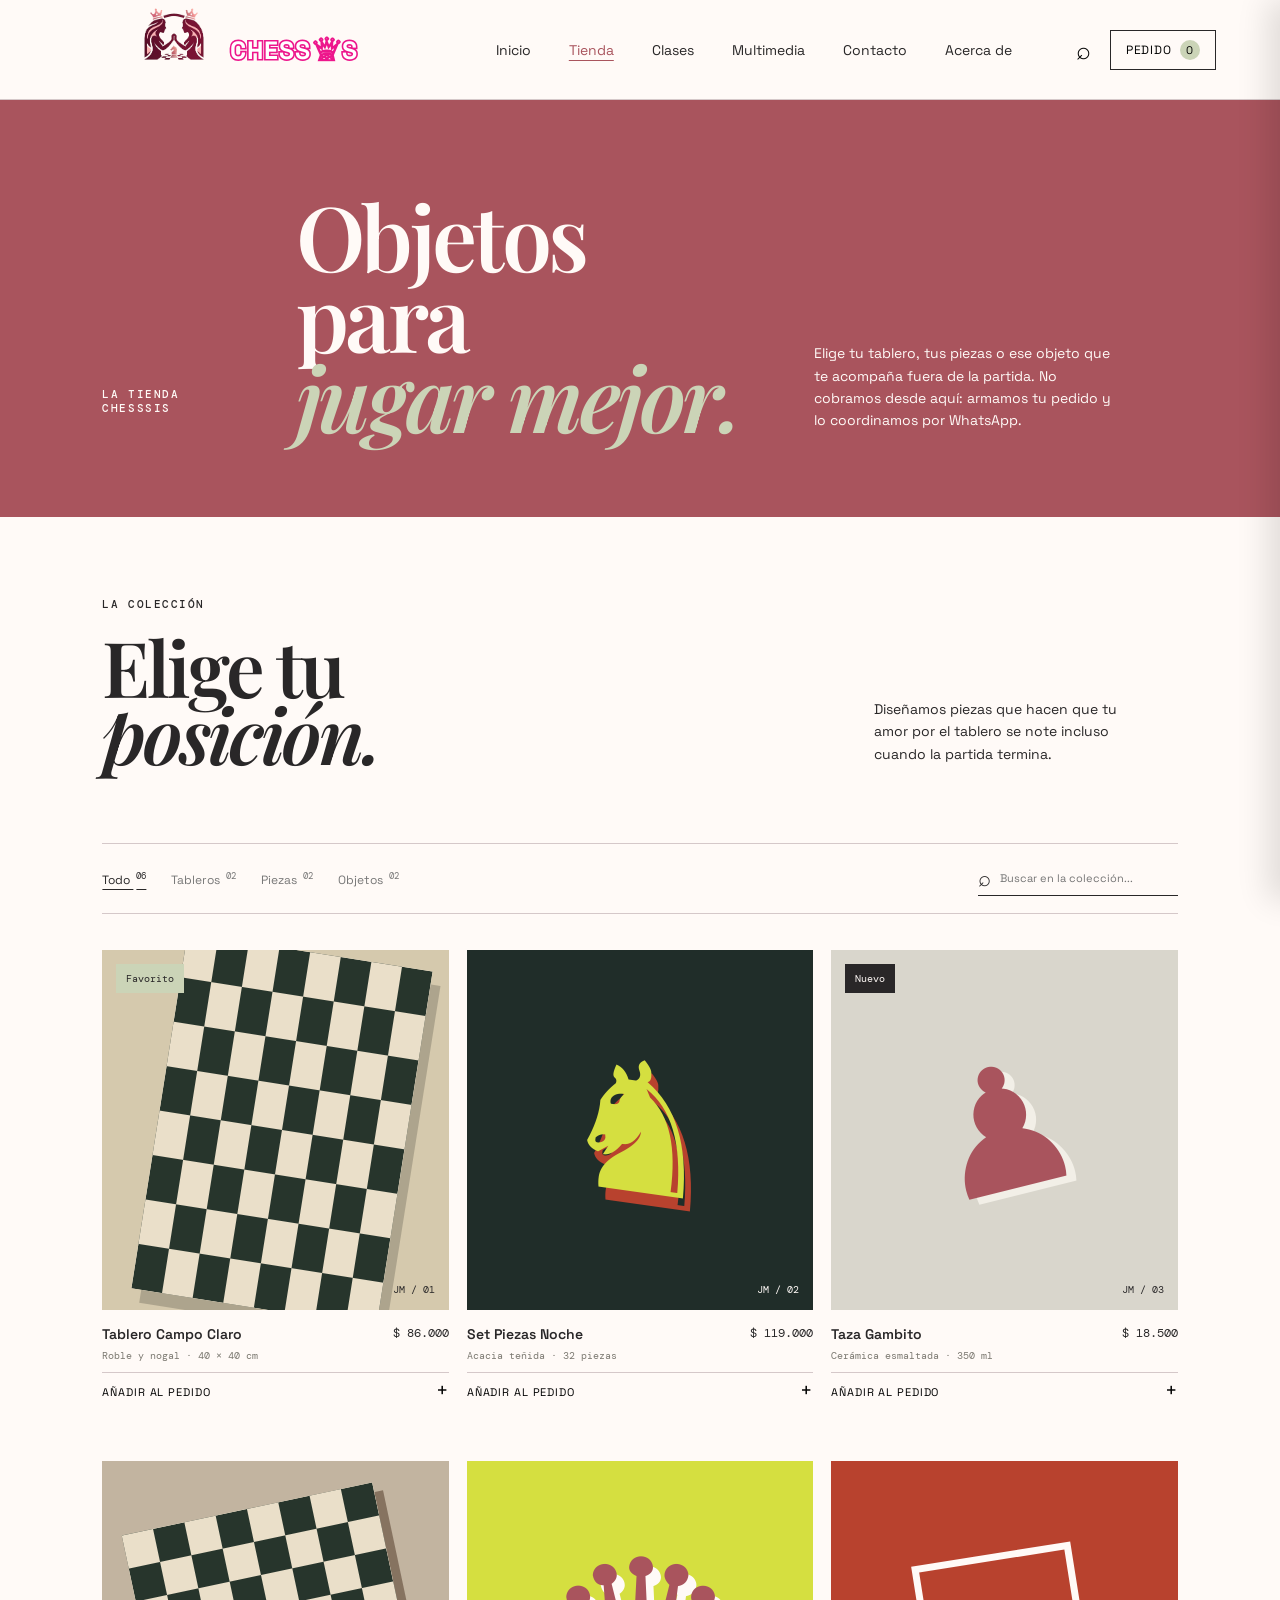
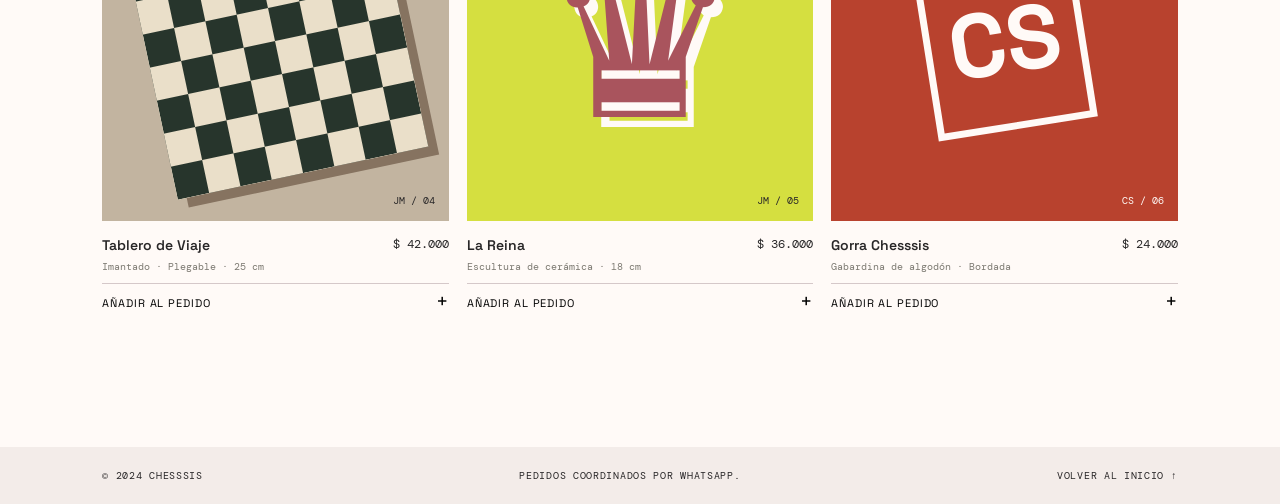
<file: tienda.html>
<!doctype html>
<html lang="es">
<head>
  <meta charset="UTF-8">
  <meta name="viewport" content="width=device-width, initial-scale=1.0">
  <meta name="description" content="Tienda Chesssis: tableros, piezas y objetos para vivir el ajedrez.">
  <title>Tienda | Chesssis</title>
  <link rel="preconnect" href="https://fonts.googleapis.com">
  <link rel="preconnect" href="https://fonts.gstatic.com" crossorigin>
  <link href="https://fonts.googleapis.com/css2?family=DM+Mono:wght@400;500&family=Playfair+Display:wght@500;600;700&family=Space+Grotesk:wght@400;500;600;700&display=swap" rel="stylesheet">
  <link rel="stylesheet" href="styles.css">
</head>
<body class="store-page">
  <header class="site-header">
    <a class="brand" href="index.html" aria-label="Chesssis, inicio"><img class="brand-logo" src="ChessSis.png" alt=""><span class="brand-name">CHES<span class="brand-sis">S<span class="queen-letter" aria-hidden="true">q</span>S</span></span></a>
    <nav class="main-nav" aria-label="Navegación principal">
      <a href="index.html">Inicio</a>
      <a href="tienda.html" aria-current="page">Tienda</a>
      <a href="index.html#clases">Clases</a>
      <a href="index.html#momentos">Multimedia</a>
      <a href="index.html#contacto">Contacto</a>
      <a href="index.html#historia">Acerca de</a>
    </nav>
    <div class="header-actions">
      <button class="icon-button" id="searchToggle" type="button" aria-label="Buscar productos">⌕</button>
      <button class="cart-button" id="cartToggle" type="button" aria-label="Abrir pedido">Pedido <span id="cartCount">0</span></button>
      <button class="menu-button" id="menuToggle" type="button" aria-label="Abrir menú">☰</button>
    </div>
  </header>

  <main id="inicio">
    <section class="store-intro"><p class="eyebrow">La tienda Chesssis</p><h1>Objetos para<br><em>jugar mejor.</em></h1><p>Elige tu tablero, tus piezas o ese objeto que te acompaña fuera de la partida. No cobramos desde aquí: armamos tu pedido y lo coordinamos por WhatsApp.</p></section>
    <section class="shop-section" id="tienda" aria-labelledby="shop-title">
      <div class="section-heading"><div><p class="eyebrow">La colección</p><h2 id="shop-title">Elige tu<br><i>posición.</i></h2></div><p class="section-intro">Diseñamos piezas que hacen que tu amor por el tablero se note incluso cuando la partida termina.</p></div>
      <div class="shop-toolbar">
        <div class="filter-list" role="group" aria-label="Filtrar por categoría">
          <button class="filter active" data-filter="all" type="button">Todo <sup>06</sup></button>
          <button class="filter" data-filter="tableros" type="button">Tableros <sup>02</sup></button>
          <button class="filter" data-filter="piezas" type="button">Piezas <sup>02</sup></button>
          <button class="filter" data-filter="objetos" type="button">Objetos <sup>02</sup></button>
        </div>
        <label class="search-box" for="productSearch"><span>⌕</span><input id="productSearch" type="search" placeholder="Buscar en la colección..." autocomplete="off"></label>
      </div>
      <div class="product-grid" id="productGrid">
        <article class="product-card featured" data-category="tableros" data-name="tablero campo claro">
          <div class="product-image image-board"><span class="product-tag">Favorito</span><div class="mini-board"></div><span class="image-label">JM / 01</span></div><div class="product-meta"><div><h3>Tablero Campo Claro</h3><p>Roble y nogal · 40 × 40 cm</p></div><strong>$ 86.000</strong></div><button class="add-button" data-product="Tablero Campo Claro" data-price="86000" type="button">Añadir al pedido <span>+</span></button>
        </article>
        <article class="product-card" data-category="piezas" data-name="set piezas noche">
          <div class="product-image image-night"><span class="image-label">JM / 02</span><div class="chess-shape">♞</div></div><div class="product-meta"><div><h3>Set Piezas Noche</h3><p>Acacia teñida · 32 piezas</p></div><strong>$ 119.000</strong></div><button class="add-button" data-product="Set Piezas Noche" data-price="119000" type="button">Añadir al pedido <span>+</span></button>
        </article>
        <article class="product-card" data-category="objetos" data-name="taza gambito">
          <div class="product-image image-mug"><span class="product-tag dark">Nuevo</span><span class="image-label">JM / 03</span><div class="mug">♟</div></div><div class="product-meta"><div><h3>Taza Gambito</h3><p>Cerámica esmaltada · 350 ml</p></div><strong>$ 18.500</strong></div><button class="add-button" data-product="Taza Gambito" data-price="18500" type="button">Añadir al pedido <span>+</span></button>
        </article>
        <article class="product-card" data-category="tableros" data-name="tablero magnético viaje">
          <div class="product-image image-travel"><span class="image-label">JM / 04</span><div class="travel-board"></div></div><div class="product-meta"><div><h3>Tablero de Viaje</h3><p>Imantado · Plegable · 25 cm</p></div><strong>$ 42.000</strong></div><button class="add-button" data-product="Tablero de Viaje" data-price="42000" type="button">Añadir al pedido <span>+</span></button>
        </article>
        <article class="product-card" data-category="piezas" data-name="reina escultura">
          <div class="product-image image-sculpture"><span class="image-label">JM / 05</span><div class="sculpture">♛</div></div><div class="product-meta"><div><h3>La Reina</h3><p>Escultura de cerámica · 18 cm</p></div><strong>$ 36.000</strong></div><button class="add-button" data-product="La Reina" data-price="36000" type="button">Añadir al pedido <span>+</span></button>
        </article>
        <article class="product-card" data-category="objetos" data-name="gorra chesssis">
          <div class="product-image image-cap"><span class="image-label">CS / 06</span><div class="cap">CS</div></div><div class="product-meta"><div><h3>Gorra Chesssis</h3><p>Gabardina de algodón · Bordada</p></div><strong>$ 24.000</strong></div><button class="add-button" data-product="Gorra Chesssis" data-price="24000" type="button">Añadir al pedido <span>+</span></button>
        </article>
      </div>
      <p class="empty-state" id="emptyState" hidden>No encontramos esa jugada. Prueba con otra búsqueda.</p>
    </section>
  </main>

  <aside class="cart-panel" id="cartPanel" aria-label="Pedido por WhatsApp" aria-hidden="true"><div class="cart-header"><h2>Tu pedido</h2><button id="cartClose" type="button" aria-label="Cerrar pedido">×</button></div><div class="cart-items" id="cartItems"><p class="cart-empty">Tu pedido está vacío.<br>La mejor jugada todavía no llegó.</p></div><div class="cart-footer"><div><span>Total estimado</span><strong id="cartTotal">$ 0</strong></div><button class="button button-dark whatsapp-button" type="button">Pedir por WhatsApp <span>↗</span></button></div></aside>
  <div class="overlay" id="overlay"></div>
  <footer><span>© 2024 Chesssis</span><span>Pedidos coordinados por WhatsApp.</span><a href="index.html">Volver al inicio ↑</a></footer>
  <script src="script.js"></script>
</body>
</html>
</file>
<file: styles.css>
.social-card{grid-column:2 / 4;background:var(--lime);color:var(--ink);padding:27px;display:flex;flex-direction:column;justify-content:space-between;min-height:220px}.social-card .social-icon{font-size:38px;line-height:1}.social-card .eyebrow{margin-bottom:0}.social-card strong{font:600 27px var(--serif);line-height:1.05}.social-card strong span{font-family:var(--sans);font-size:18px}.main-nav{gap:clamp(12px,2.4vw,30px);white-space:nowrap}
@media(max-width:760px){.main-nav.mobile-open{flex-direction:column;gap:16px;white-space:normal}}.brand-name{color:#fff!important;font-weight:700;letter-spacing:.04em!important;-webkit-text-stroke:3.2px #ed168c;paint-order:stroke fill;text-shadow:none}.brand-sis{color:inherit}.queen-letter{color:#ed168c!important;font-size:1.25em;line-height:1;vertical-align:-.08em;transform:none;margin:0 .03em;-webkit-text-stroke:0}.hero{background:#f3a6c4!important;color:#fff!important}.hero h1 span{color:#20231f!important}.site-header{background:var(--cream)!important;border-bottom:1px solid var(--line)!important}
@font-face{font-family:'ChessPieces';src:url('Chess-7.TTF') format('truetype');font-display:swap}
 .main-nav{font-size:16px!important;gap:18px}
@media(max-width:760px){.main-nav{gap:14px}}
.main-nav{font-size:15px!important;gap:24px}
@media(max-width:760px){.main-nav{gap:16px}}
.main-nav{font-size:14px!important;gap:30px}
@media(max-width:760px){.main-nav{gap:18px}}
.brand-name{position:relative;left:-30px!important}.brand-sis{color:inherit}.queen-letter{display:inline-block;font-family:'ChessPieces',sans-serif;font-size:1.12em;line-height:.8;transform:translateY(.04em)}
@media(max-width:760px){.brand-name{left:-18px!important}}
.brand-logo{margin-right:-24px!important}
@media(max-width:760px){.brand-logo{margin-right:-15px!important}}
.brand{gap:0!important}.brand-logo{width:104px!important;height:72px!important;object-fit:cover!important;object-position:left center!important;max-width:none!important}
@media(max-width:760px){.brand-logo{width:78px!important;height:58px!important}}
.brand-name{color:#fff!important}.main-nav{margin-left:48px}.brand{flex-shrink:0}
@media(max-width:760px){.main-nav{margin-left:0}.brand-name{font-size:19px!important}}
.brand-logo{width:72px!important;height:72px!important;object-fit:contain!important;max-width:none!important}.brand-name{display:block!important;font-size:28px!important;letter-spacing:.13em}
@media(max-width:760px){.brand-logo{width:56px!important;height:56px!important}.brand-name{font-size:19px!important}}
.brand-logo{display:block;width:220px!important;height:auto!important;max-width:28vw;filter:none!important;mix-blend-mode:normal!important}.brand{gap:0}
@media(max-width:760px){.brand-logo{width:175px!important;max-width:52vw}}
.site-header{height:100px!important}.brand-image{width:100px!important;height:80px!important;overflow:visible!important;background:transparent!important}.brand-image img{position:static!important;width:100px!important;height:80px!important;max-width:100%!important;object-fit:contain!important;object-position:center!important;transform:none!important;filter:none!important;mix-blend-mode:normal!important}.brand-name{font-size:28px!important}
@media(max-width:760px){.site-header{height:76px!important}.main-nav.mobile-open{top:76px}.brand-image{width:70px!important;height:58px!important}.brand-image img{width:70px!important;height:58px!important}.brand-name{font-size:19px!important}}
.site-header{height:132px!important}.brand-image{width:150px!important;height:112px!important}.brand-image img{width:270px!important;height:112px!important;object-fit:cover!important;object-position:left center!important}.brand-name{font-size:30px!important}
@media(max-width:760px){.site-header{height:96px!important}.main-nav.mobile-open{top:96px}.brand-image{width:105px!important;height:82px!important}.brand-image img{width:190px!important;height:82px!important}.brand-name{font-size:20px!important}}
.site-header{height:120px!important}.brand-image{width:122px!important;height:100px!important;overflow:hidden!important}.brand-image img{width:205px!important;height:100px!important;object-fit:cover!important;object-position:left center!important}.brand-name{font-size:28px!important}
@media(max-width:760px){.site-header{height:88px!important}.main-nav.mobile-open{top:88px}.brand-image{width:88px!important;height:76px!important}.brand-image img{width:156px!important;height:76px!important}.brand-name{font-size:19px!important}}
.brand-image{width:92px!important;height:92px!important;overflow:hidden!important}.brand-image img{width:150px!important;height:92px!important;max-width:none!important;object-fit:cover!important;object-position:left center!important;transform:none!important}
@media(max-width:760px){.brand-image{width:68px!important;height:68px!important}.brand-image img{width:112px!important;height:68px!important}}
.site-header{height:112px!important}.brand-image{width:92px!important;height:92px!important}.brand-image img{width:116px!important;height:116px!important;max-width:none!important}.brand-name{font-size:26px!important}
@media(max-width:760px){.site-header{height:82px!important}.main-nav.mobile-open{top:82px}.brand-image{width:68px!important;height:68px!important}.brand-image img{width:84px!important;height:84px!important}.brand-name{font-size:18px!important}}
.site-header{height:100px!important}.brand-image{width:78px!important;height:78px!important}.brand-image img{width:78px!important;height:78px!important}.brand-name{font-size:25px!important}
@media(max-width:760px){.site-header{height:72px!important}.main-nav.mobile-open{top:72px}.brand-image{width:58px!important;height:58px!important}.brand-image img{width:58px!important;height:58px!important}.brand-name{font-size:18px!important}}
.site-header{height:100px}.brand-image{width:78px!important;height:78px!important}.brand-image img{width:78px!important;height:78px!important}.brand-name{font-size:25px}
@media(max-width:760px){.site-header{height:72px}.main-nav.mobile-open{top:72px}.brand-image{width:58px!important;height:58px!important}.brand-image img{width:58px!important;height:58px!important}.brand-name{font-size:18px}}
.brand{gap:13px}.brand-image{width:58px!important;height:58px!important}.brand-image img{width:58px!important;height:58px!important}.brand-name{font-size:20px;letter-spacing:.13em}
@media(max-width:760px){.brand{gap:9px}.brand-image{width:48px!important;height:48px!important}.brand-image img{width:48px!important;height:48px!important}.brand-name{font-size:16px}}
.brand-image{width:44px!important;height:44px!important;display:grid!important;place-items:center;overflow:visible!important;background:transparent!important}.brand-image img{position:static!important;width:44px!important;height:44px!important;max-width:100%!important;object-fit:contain;transform:none!important;filter:grayscale(1) sepia(.35) hue-rotate(295deg) saturate(1.7);mix-blend-mode:multiply}
.brand-image{width:42px;height:40px;display:block;overflow:hidden;position:relative;background:var(--cream)}.brand-image img{position:absolute;width:150px;max-width:none;height:auto;left:50%;top:0;transform:translateX(-50%);filter:grayscale(1) sepia(.35) hue-rotate(295deg) saturate(1.7);mix-blend-mode:multiply}.brand-name{font-size:17px;letter-spacing:.12em}.brand-name small{display:none}
.brand-mark{display:grid;place-items:center;width:38px;height:38px;border:1px solid var(--red);border-radius:50%;color:var(--red);font-size:25px}.brand-name{display:flex;flex-direction:column;font-size:17px;letter-spacing:.12em;line-height:1}.brand-name small{font:8px var(--mono);letter-spacing:.08em;color:var(--red);margin-top:5px}.brand-name em{display:none}
.home-page .main-nav a[aria-current="page"]{color:var(--red);text-decoration:underline;text-underline-offset:5px}
.home-page .icon-button,.home-page .cart-button{display:none}.home-page .header-actions{gap:0}
@media(max-width:760px){.store-intro{display:block!important;padding:65px 8vw 55px!important}.store-intro>p:last-child{margin:28px 0 0}}
.store-intro{padding:95px 8vw 80px;background:var(--red);color:var(--cream);display:flex;justify-content:space-between;align-items:end;gap:40px}.store-intro h1{font:600 clamp(50px,7vw,96px) var(--serif);line-height:.9;letter-spacing:-.04em;margin:0}.store-intro h1 em{color:var(--lime);font-style:italic}.store-intro>p:last-child{max-width:310px;font-size:14px;line-height:1.6;margin:0 5% 5px 0}.store-page .shop-section{padding-top:80px}.store-page .main-nav a[aria-current="page"]{color:var(--red);text-decoration:underline;text-underline-offset:5px}
:root{--ink:#292728 !important;--paper:#f3ece9 !important;--cream:#fffaf7 !important;--red:#a9545d !important;--lime:#cbd4b7 !important;--line:#d5c8c9 !important}
.home-page .shop-section{display:none}
@media(max-width:760px){.classes-section,.moments-section{padding:75px 5vw}.class-grid{grid-template-columns:1fr}.class-card{min-height:270px}.class-card h3{font-size:32px}.story-section{display:block;padding:75px 8vw}.story-sign{margin-bottom:35px}.story-copy{margin-top:35px}.gallery-grid{display:grid;grid-template-columns:1fr 1fr;grid-template-rows:260px 180px 210px}.gallery-large{grid-column:1 / 3;grid-row:auto}.gallery-small{grid-column:span 1}.video-card{grid-column:1 / 3;grid-row:auto}.video-card strong{font-size:27px}}
 .classes-section,.moments-section{padding:110px 8vw 125px;background:var(--paper)}.classes-section .section-heading,.moments-section .section-heading{margin-bottom:55px}.class-grid{display:grid;grid-template-columns:repeat(2,1fr);gap:18px}.class-card{min-height:310px;padding:30px;display:flex;flex-direction:column;justify-content:space-between}.class-card h3{font:600 38px var(--serif);margin:0 0 15px}.class-card p:not(.eyebrow){font-size:14px;line-height:1.55;max-width:315px}.class-online{background:var(--red);color:var(--cream)}.class-presential{background:var(--lime)}.class-card .text-link{display:inline-block;margin-top:18px}.class-online .text-link{border-color:var(--cream)}.class-number{font:11px var(--mono);letter-spacing:.1em}.story-section{display:grid;grid-template-columns:.3fr 1fr 1fr;gap:45px;padding:105px 8vw;background:var(--cream);border-top:1px solid var(--line)}.story-section h2{font:600 clamp(44px,5vw,70px) var(--serif);line-height:.9;letter-spacing:-.04em;margin:0}.story-section h2 em{color:var(--red);font-style:italic}.story-sign{font:11px var(--mono);line-height:1.5;color:var(--red)}.story-copy{max-width:340px;align-self:end;font-size:14px;line-height:1.65}.story-copy p{margin:0 0 18px}.moments-section{background:var(--ink);color:var(--cream)}.moments-section .section-intro{color:#d5d1c6}.gallery-grid{display:grid;grid-template-columns:1.35fr .8fr .8fr;grid-template-rows:290px 220px;gap:15px}.gallery-item{margin:0;position:relative;overflow:hidden;background:#333}.gallery-item img{width:100%;height:100%;display:block;object-fit:cover;filter:saturate(.7)}.gallery-item figcaption{position:absolute;inset:auto 18px 16px;color:var(--cream);display:flex;flex-direction:column;gap:6px;text-shadow:0 2px 8px #000}.gallery-item figcaption span{font:10px var(--mono);letter-spacing:.1em}.gallery-item figcaption strong{font:20px var(--serif)}.gallery-large{grid-row:span 2}.video-card{grid-column:2 / 4;background:var(--red);padding:27px;display:flex;flex-direction:column;justify-content:space-between}.play-icon{width:48px;height:48px;border:1px solid var(--cream);border-radius:50%;display:grid;place-items:center;font-size:14px}.video-card strong{font:600 31px var(--serif);line-height:.95}.video-card strong span{font-family:var(--sans);font-size:20px;margin-left:5px}.moments-section .eyebrow{margin-bottom:0}
:root{--ink:#20231f;--paper:#f2efe7;--cream:#fbfaf6;--red:#b8422e;--lime:#d5df40;--line:#c9c6bc;--serif:'Playfair Display',Georgia,serif;--sans:'Space Grotesk',sans-serif;--mono:'DM Mono',monospace}*{box-sizing:border-box}html{scroll-behavior:smooth}body{margin:0;background:var(--paper);color:var(--ink);font-family:var(--sans)}a{color:inherit;text-decoration:none}button,input{font:inherit}button{cursor:pointer} .site-header{height:82px;padding:0 5vw;display:flex;align-items:center;justify-content:space-between;border-bottom:1px solid var(--line);background:var(--cream);position:sticky;top:0;z-index:20}.brand{display:flex;align-items:center;gap:10px;font-size:14px;line-height:.82;font-weight:700;letter-spacing:.04em}.brand em{font-style:normal;color:var(--red)}.brand-mark{font-size:34px;line-height:1}.main-nav{display:flex;gap:38px;font-size:13px}.main-nav a,.text-link{transition:color .2s}.main-nav a:hover,.text-link:hover{color:var(--red)}.header-actions{display:flex;align-items:center;gap:15px}.icon-button,.menu-button{border:0;background:none;font-size:25px;padding:4px}.menu-button{display:none}.cart-button{background:none;border:1px solid var(--ink);padding:9px 15px;font-size:12px;text-transform:uppercase;letter-spacing:.06em}.cart-button span{display:inline-grid;place-items:center;background:var(--lime);border-radius:50%;width:20px;height:20px;margin-left:5px;font-size:11px}.hero{min-height:665px;background:var(--red);color:var(--cream);display:grid;grid-template-columns:1fr 1.15fr;position:relative;overflow:hidden;padding:85px 8vw 68px}.hero-copy{align-self:center;z-index:2}.eyebrow{font:500 11px var(--mono);letter-spacing:.14em;text-transform:uppercase;margin:0 0 22px}.hero h1{font:600 clamp(52px,7vw,104px) var(--serif);line-height:.91;letter-spacing:-.04em;margin:0 0 32px}.hero h1 span,.section-heading h2 em,.manifesto h2 em,.contact-section h2 em{font-style:italic;color:var(--lime)}.hero-text{font-size:15px;line-height:1.55;max-width:320px;margin:0 0 32px}.button{display:inline-flex;align-items:center;justify-content:space-between;gap:28px;padding:15px 18px;border:1px solid transparent;text-transform:uppercase;font-size:11px;letter-spacing:.09em;font-weight:600}.button span{font-size:17px}.button-light{background:var(--cream);color:var(--ink)}.button-dark{background:var(--ink);color:var(--cream)}.hero-board-wrap{position:relative;display:flex;align-items:center;justify-content:center}.hero-board{width:min(43vw,475px);aspect-ratio:1;position:relative;transform:rotate(-7deg);background:#e5dcc8;box-shadow:20px 22px 0 rgba(70,21,11,.2)}.board-grid,.mini-board,.travel-board{height:100%;width:100%;background-color:#eadfc9;background-image:conic-gradient(#27352c 25%,#eadfc9 0 50%,#27352c 0 75%,#eadfc9 0);background-size:25% 25%}.hero-piece{position:absolute;color:var(--cream);text-shadow:4px 6px 0 #202b24,7px 9px 13px #111;filter:drop-shadow(0 8px 7px #3b2117);font-size:clamp(65px,10vw,132px);line-height:1}.piece-one{left:40%;top:35%}.piece-two{left:7%;top:62%;font-size:74px;color:#d3dd3e}.piece-three{left:67%;top:8%;font-size:87px}.board-coordinates{position:absolute;color:var(--red);z-index:2;font:11px var(--mono);display:flex}.board-files{bottom:-24px;left:0;right:0;justify-content:space-around}.hero-note,.hero-caption{position:absolute;font:10px var(--mono);line-height:1.4;letter-spacing:.1em}.hero-note{top:24px;right:3%;text-align:right}.hero-caption{bottom:16px;left:5%}.hero-stamp{position:absolute;right:6%;bottom:8%;width:105px;height:105px;border:1px solid var(--cream);border-radius:50%;display:grid;place-items:center;text-align:center;font-size:30px;transform:rotate(12deg)}.hero-stamp small{font:9px var(--mono);line-height:1.2}.ticker{height:42px;background:var(--lime);display:flex;align-items:center;justify-content:space-around;gap:20px;overflow:hidden;white-space:nowrap;font:10px var(--mono);letter-spacing:.09em}.shop-section{padding:110px 8vw 125px;background:var(--cream)}.section-heading{display:flex;justify-content:space-between;align-items:end;margin-bottom:75px}.section-heading h2,.contact-section h2{font:600 clamp(44px,6vw,82px) var(--serif);line-height:.88;letter-spacing:-.04em;margin:0}.section-intro{max-width:250px;font-size:14px;line-height:1.6;margin:0 5% 3px 0}.shop-toolbar{border-top:1px solid var(--line);border-bottom:1px solid var(--line);padding:17px 0;display:flex;justify-content:space-between;align-items:center;margin-bottom:36px}.filter-list{display:flex;gap:25px;flex-wrap:wrap}.filter{border:0;background:none;padding:0;color:#777;font-size:12px}.filter.active,.filter:hover{color:var(--ink);text-decoration:underline;text-underline-offset:5px}.filter sup{font:9px var(--mono);margin-left:3px}.search-box{display:flex;align-items:center;gap:7px;border-bottom:1px solid var(--ink);padding:3px 0}.search-box span{font-size:22px}.search-box input{border:0;background:none;outline:0;width:180px;font-size:11px}.product-grid{display:grid;grid-template-columns:repeat(3,1fr);gap:50px 18px}.product-card{min-width:0}.product-image{height:360px;position:relative;display:grid;place-items:center;overflow:hidden}.image-board{background:#d5c9ad}.mini-board{width:69%;aspect-ratio:1;transform:rotate(9deg);box-shadow:10px 13px 0 rgba(32,35,31,.22)}.image-night{background:#202d29}.image-night .chess-shape{font-size:180px;color:#d5df40;text-shadow:9px 12px 0 #b8422e;transform:rotate(8deg)}.image-mug{background:#d9d6cc}.mug{font-size:170px;color:var(--red);transform:rotate(-14deg);text-shadow:8px 8px 0 #f2efe7}.image-travel{background:#c2b4a0;padding:45px}.travel-board{transform:rotate(-12deg);box-shadow:9px 10px 0 #867360}.image-sculpture{background:#d5df40}.sculpture{font-size:220px;color:var(--red);text-shadow:8px 10px 0 var(--cream)}.image-cap{background:#b8422e}.cap{font-size:90px;font-weight:700;color:var(--cream);border:7px solid var(--cream);padding:24px 17px;transform:rotate(-9deg)}.product-tag{position:absolute;left:14px;top:14px;background:var(--lime);color:var(--ink);font:10px var(--mono);padding:8px 10px;z-index:2}.product-tag.dark{background:var(--ink);color:var(--cream)}.image-label{position:absolute;right:14px;bottom:14px;font:10px var(--mono);color:var(--ink)}.image-night .image-label,.image-cap .image-label{color:var(--cream)}.product-meta{display:flex;justify-content:space-between;gap:10px;padding:15px 0 10px}.product-meta h3{font-size:14px;margin:0 0 6px;font-weight:600}.product-meta p{font:10px var(--mono);color:#7c7971;margin:0}.product-meta strong{font:12px var(--mono);white-space:nowrap}.add-button{width:100%;border:0;border-top:1px solid var(--line);background:none;padding:12px 0;text-align:left;font-size:11px;text-transform:uppercase;letter-spacing:.08em;display:flex;justify-content:space-between}.add-button:hover{color:var(--red);border-color:var(--red)}.add-button span{font-size:20px;line-height:10px}.empty-state{text-align:center;padding:50px;font-family:var(--serif);font-size:22px}.manifesto{background:var(--ink);color:var(--cream);padding:120px 8vw 135px;position:relative}.manifesto-symbol{font-size:80px;color:var(--red);position:absolute;right:12%;top:90px}.manifesto h2{font:600 clamp(43px,6vw,84px) var(--serif);line-height:.91;letter-spacing:-.045em;margin:0 0 50px}.text-link{font:11px var(--mono);text-transform:uppercase;letter-spacing:.08em;border-bottom:1px solid var(--cream);padding-bottom:8px}.text-link span{font-size:17px;margin-left:15px}.contact-section{display:grid;grid-template-columns:1fr 1fr;padding:100px 8vw;background:var(--lime);gap:50px}.contact-section h2{color:var(--ink)}.contact-section>div:last-child{max-width:300px;align-self:end}.contact-section p{font-size:14px;line-height:1.6;margin:0 0 28px}.cart-panel{position:fixed;z-index:40;right:0;top:0;bottom:0;width:min(430px,100%);background:var(--cream);padding:30px;transform:translateX(100%);transition:transform .3s ease;display:flex;flex-direction:column;box-shadow:-12px 0 30px rgba(0,0,0,.12)}.cart-panel.open{transform:translateX(0)}.cart-header{display:flex;justify-content:space-between;border-bottom:1px solid var(--line);padding-bottom:20px}.cart-header h2{font:600 32px var(--serif);margin:0}.cart-header button{background:none;border:0;font-size:30px}.cart-items{flex:1;padding-top:20px}.cart-empty{text-align:center;font:22px var(--serif);line-height:1.15;margin-top:90px;color:#706d64}.cart-row{display:flex;justify-content:space-between;border-bottom:1px solid var(--line);padding:15px 0;font-size:12px}.cart-row button{border:0;background:none;font-size:18px}.cart-footer{border-top:1px solid var(--ink);padding-top:18px}.cart-footer>div{display:flex;justify-content:space-between;margin-bottom:20px;font:12px var(--mono)}.cart-footer strong{font-size:16px}.checkout-button{width:100%;border:0}.overlay{position:fixed;inset:0;background:rgba(32,35,31,.45);z-index:30;opacity:0;pointer-events:none;transition:opacity .3s}.overlay.visible{opacity:1;pointer-events:auto}footer{background:var(--paper);padding:22px 8vw;display:flex;justify-content:space-between;font:10px var(--mono);text-transform:uppercase;letter-spacing:.07em}footer a:hover{color:var(--red)}@media(max-width:760px){.site-header{height:68px;padding:0 5vw}.main-nav{display:none}.header-actions{gap:7px}.menu-button{display:block}.hero{display:block;min-height:780px;padding:65px 8vw}.hero h1{font-size:58px}.hero-board-wrap{height:390px;margin-top:30px}.hero-board{width:min(80vw,340px)}.hero-stamp{right:2%;bottom:7%}.section-heading{display:block;margin-bottom:45px}.section-intro{margin-top:30px}.shop-section{padding:75px 5vw}.shop-toolbar{display:block}.filter-list{gap:18px;margin-bottom:22px}.search-box input{width:calc(100vw - 100px)}.product-grid{grid-template-columns:repeat(2,1fr);gap:36px 12px}.product-image{height:auto;aspect-ratio:1}.product-meta{display:block}.product-meta strong{display:block;margin-top:8px}.product-meta h3{font-size:12px}.product-meta p{font-size:9px}.manifesto,.contact-section{padding:80px 8vw}.manifesto-symbol{top:50px;right:9%;font-size:55px}.contact-section{display:block}.contact-section>div:last-child{margin-top:40px}footer{padding:20px 5vw;display:block;line-height:2}footer span:nth-child(2){display:block}.hero-note{right:0}.chess-shape{transform:scale(.7)}}
@media(max-width:760px){.site-header{height:68px;padding:0 5vw}.main-nav{display:none}.main-nav.mobile-open{display:flex;position:absolute;top:68px;left:0;right:0;padding:18px 5vw;background:var(--cream);border-bottom:1px solid var(--line);z-index:20}.header-actions{gap:7px}.menu-button{display:block}.hero{display:block;min-height:780px;padding:65px 8vw}.hero h1{font-size:58px}.hero-board-wrap{height:390px;margin-top:30px}.hero-board{width:min(80vw,340px)}.hero-stamp{right:2%;bottom:7%}.section-heading{display:block;margin-bottom:45px}.section-intro{margin-top:30px}.shop-section{padding:75px 5vw}.shop-toolbar{display:block}.filter-list{gap:18px;margin-bottom:22px}.search-box input{width:calc(100vw - 100px)}.product-grid{grid-template-columns:repeat(2,1fr);gap:36px 12px}.product-image{height:auto;aspect-ratio:1}.product-meta{display:block}.product-meta strong{display:block;margin-top:8px}.product-meta h3{font-size:12px}.product-meta p{font-size:9px}.manifesto,.contact-section{padding:80px 8vw}.manifesto-symbol{top:50px;right:9%;font-size:55px}.contact-section{display:block}.contact-section>div:last-child{margin-top:40px}footer{padding:20px 5vw;display:block;line-height:2}footer span:nth-child(2){display:block}.hero-note{right:0}.chess-shape{transform:scale(.7)}.social-card{grid-column:1 / 3}}
</file>
